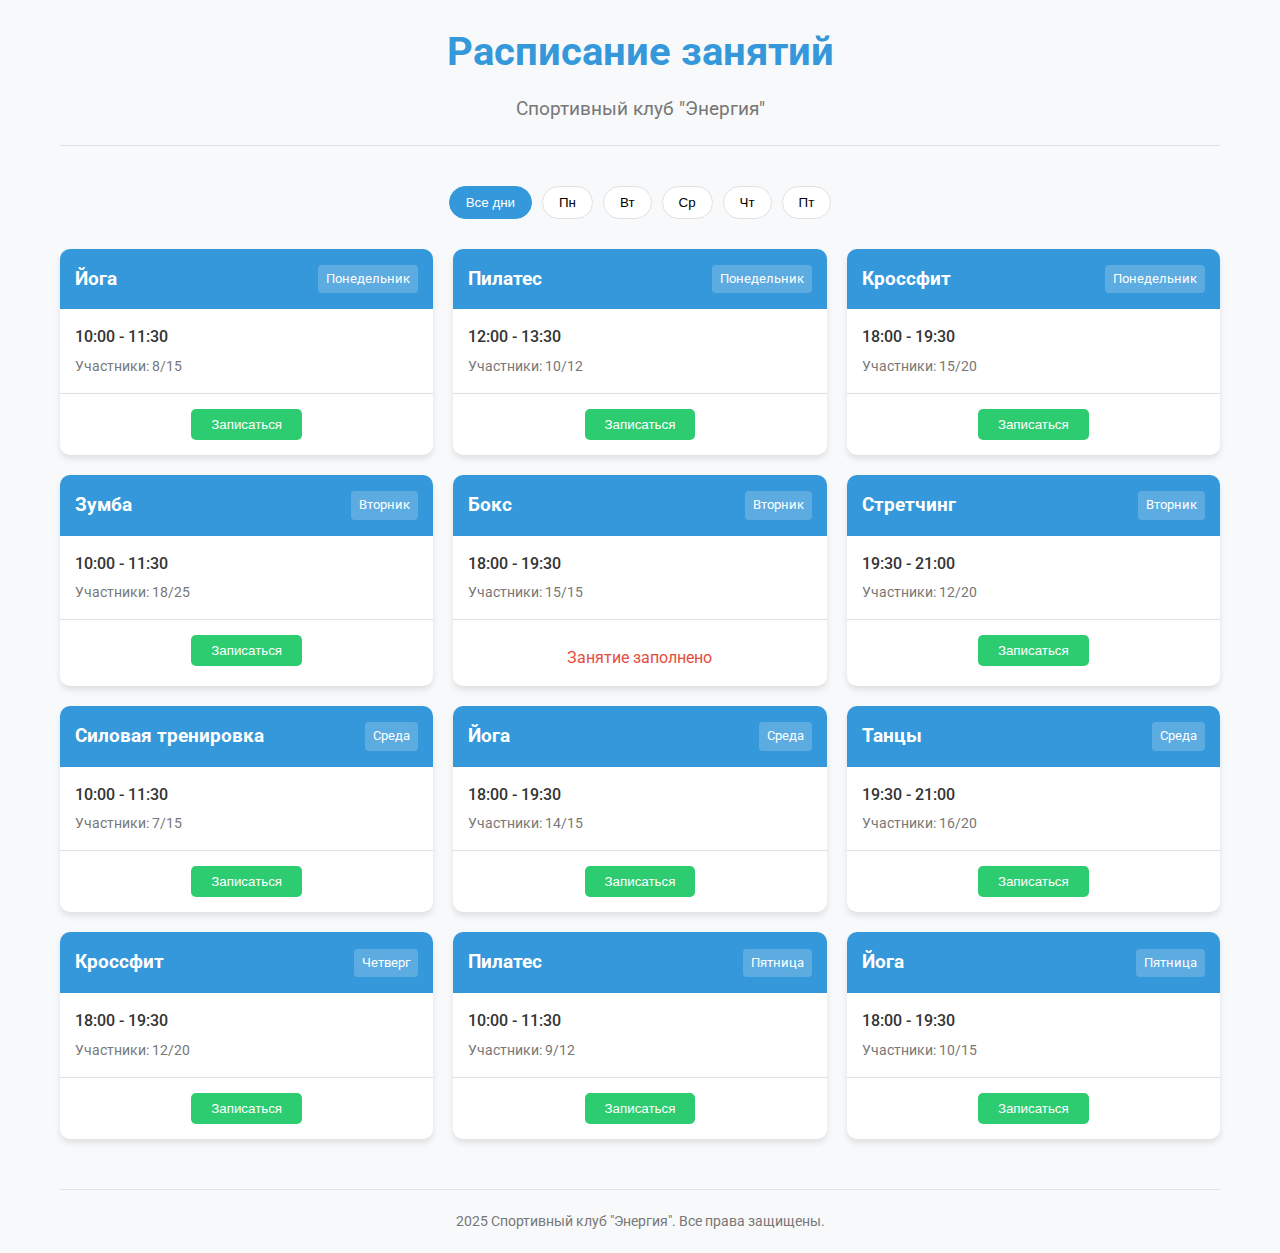
<file: HW_1/index.html>
<!DOCTYPE html>
<html lang="ru">
<head>
    <meta charset="UTF-8">
    <meta name="viewport" content="width=device-width, initial-scale=1.0">
    <link rel="stylesheet" href="style.css">
    <title>Расписание занятий спортивного клуба</title>
    <link rel="preconnect" href="https://fonts.googleapis.com">
    <link rel="preconnect" href="https://fonts.gstatic.com" crossorigin>
    <link href="https://fonts.googleapis.com/css2?family=Roboto:wght@300;400;500;700&display=swap" rel="stylesheet">
</head>
<body>
    <div class="container">
        <header>
            <h1>Расписание занятий</h1>
            <p class="subtitle">Спортивный клуб "Энергия"</p>
        </header>
        
        <main>
            <div class="schedule-filters">
                <div class="day-filter">
                    <button class="day-btn active" data-day="all">Все дни</button>
                    <button class="day-btn" data-day="Понедельник">Пн</button>
                    <button class="day-btn" data-day="Вторник">Вт</button>
                    <button class="day-btn" data-day="Среда">Ср</button>
                    <button class="day-btn" data-day="Четверг">Чт</button>
                    <button class="day-btn" data-day="Пятница">Пт</button>
                </div>
            </div>
            
            <div class="schedule-container" id="schedule-list">
                <!-- Здесь будут отображаться занятия из JSON -->
            </div>
        </main>
        
        <footer>
            <p> 2025 Спортивный клуб "Энергия". Все права защищены.</p>
        </footer>
    </div>
    
    <!-- Шаблон для карточки занятия -->
    <template id="class-template">
        <div class="class-card">
            <div class="class-header">
                <h3 class="class-name"></h3>
                <span class="class-day"></span>
            </div>
            <div class="class-info">
                <p class="class-time"></p>
                <p class="class-participants"></p>
            </div>
            <div class="class-actions">
                <button class="signup-btn">Записаться</button>
                <button class="cancel-btn" style="display: none;">Отменить запись</button>
                <p class="full-message" style="display: none; color: #e74c3c; margin-top: 10px;">Занятие заполнено</p>
            </div>
        </div>
    </template>
    
    <script src="script.js"></script>
</body>
</html>
</file>
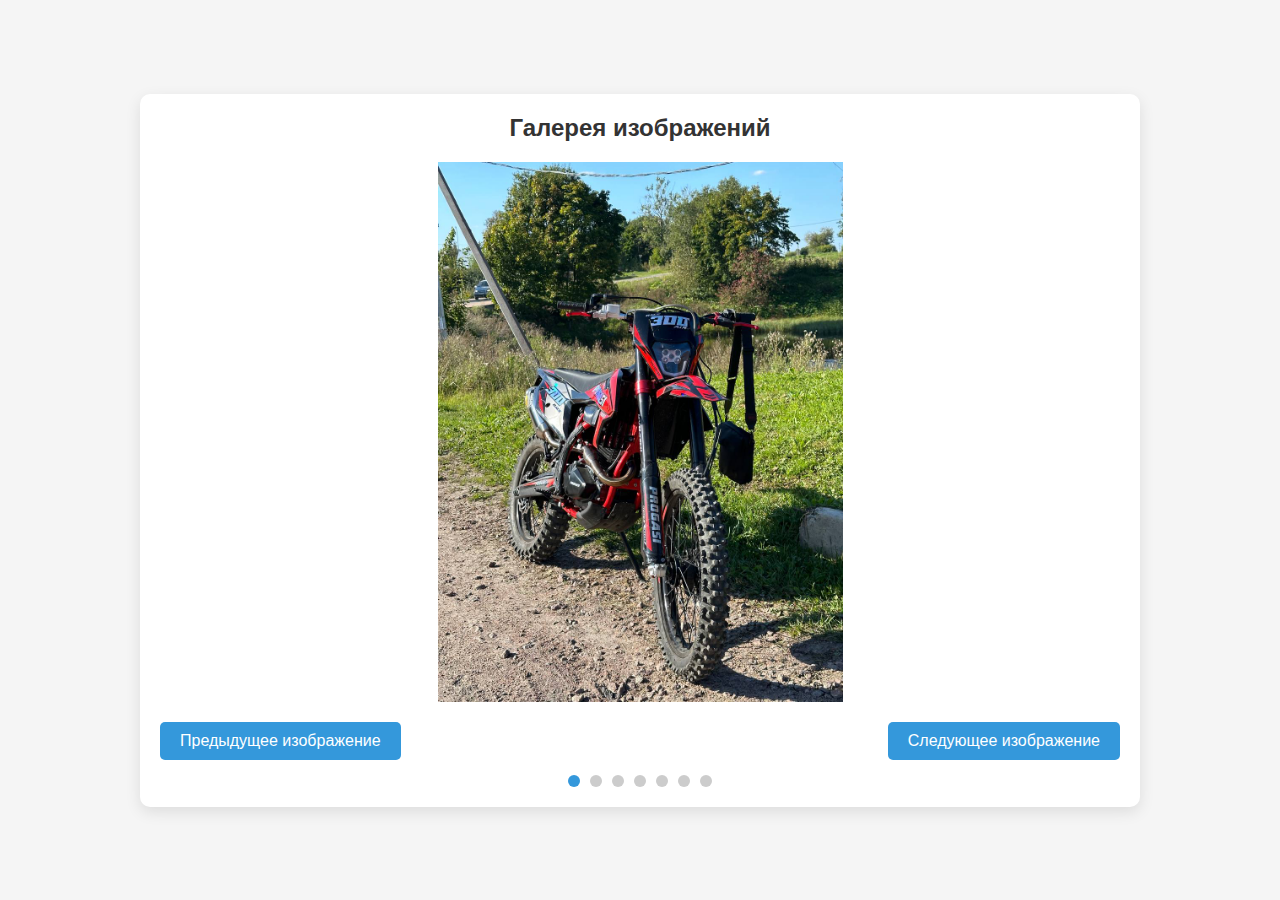
<file: HW_2/index.html>
<!DOCTYPE html>
<html lang="ru">
<head>
    <meta charset="UTF-8">
    <meta name="viewport" content="width=device-width, initial-scale=1.0">
    <title>Слайдер изображений</title>
    <link rel="stylesheet" href="styles.css">
</head>
<body>
    <div class="slider-container">
        <h1 class="slider-title">Галерея изображений</h1>
        
        <div class="slider-wrapper">
            <img src="images/5413353046345380814.jpg" alt="Изображение 1" class="slider-image active">
            <img src="images/5413353046345380815.jpg" alt="Изображение 2" class="slider-image">
            <img src="images/5413353046345380816.jpg" alt="Изображение 3" class="slider-image">
            <img src="images/5413353046345380817.jpg" alt="Изображение 4" class="slider-image">
            <img src="images/5413353046345380818.jpg" alt="Изображение 5" class="slider-image">
            <img src="images/5413353046345380924.jpg" alt="Изображение 5" class="slider-image">
            <img src="images/5413353046345380925.jpg" alt="Изображение 5" class="slider-image">
        </div>
        
        <div class="slider-controls">
            <button class="slider-btn prev-btn">Предыдущее изображение</button>
            <button class="slider-btn next-btn">Следующее изображение</button>
        </div>
        
        <div class="slider-dots">
            <div class="slider-dot active" data-index="0"></div>
            <div class="slider-dot" data-index="1"></div>
            <div class="slider-dot" data-index="2"></div>
            <div class="slider-dot" data-index="3"></div>
            <div class="slider-dot" data-index="4"></div>
            <div class="slider-dot" data-index="5"></div>
            <div class="slider-dot" data-index="6"></div>
        </div>
    </div>

    <script src="script.js"></script>
</body>
</html>
</file>
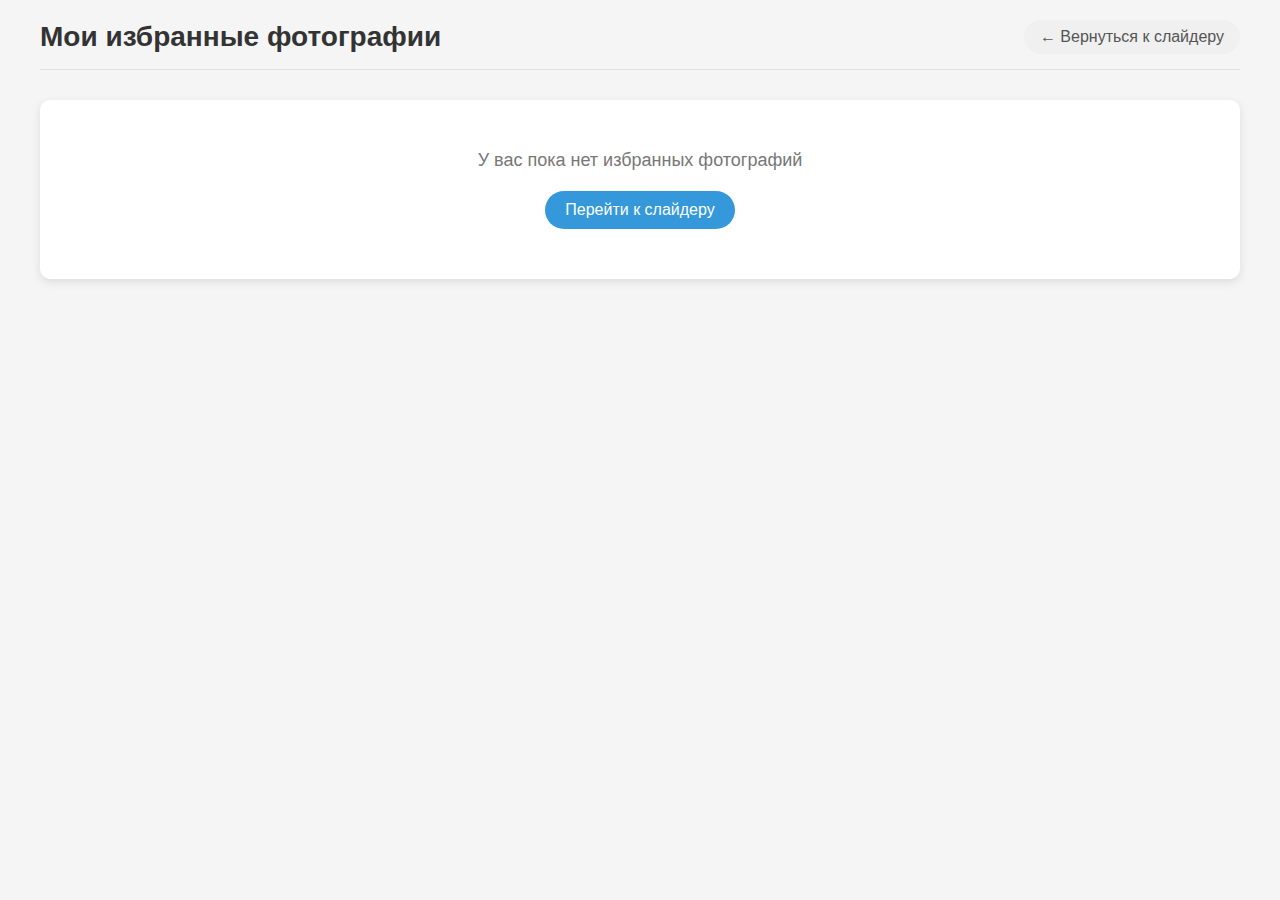
<file: HW_Certification/favorites.html>
<!DOCTYPE html>
<html lang="en">
<head>
    <meta charset="UTF-8">
    <meta name="viewport" content="width=device-width, initial-scale=1.0">
    <link rel="stylesheet" href="favorites.css">
    <title>Избранные фотографии Unsplash</title>
</head>
<body>
    <div class="container">
        <header>
            <h1>Мои избранные фотографии</h1>
            <a href="index.html" class="back-btn">← Вернуться к слайдеру</a>
        </header>
        
        <div class="favorites-container" id="favorites-container">
            <!-- Здесь будут отображаться избранные фотографии -->
            <div class="empty-message" id="empty-message">
                <p>У вас пока нет избранных фотографий</p>
                <a href="index.html" class="action-btn">Перейти к слайдеру</a>
            </div>
        </div>
        
        <template id="favorite-template">
            <div class="favorite-item">
                <div class="image-wrapper">
                    <img class="favorite-image" src="" alt="Избранное фото">
                    <button class="remove-btn">✕</button>
                </div>
                <div class="favorite-info">
                    <h3 class="photographer-name"></h3>
                    <div class="favorite-actions">
                        <a class="view-original" href="" target="_blank">Открыть оригинал</a>
                        <span class="like-date"></span>
                    </div>
                </div>
            </div>
        </template>
    </div>
    
    <script src="favorites.js"></script>
</body>
</html>
</file>
<file: HW_1/style.css>
/* Основные стили */
* {
    margin: 0;
    padding: 0;
    box-sizing: border-box;
}

:root {
    --primary-color: #3498db;
    --primary-dark: #2980b9;
    --secondary-color: #2ecc71;
    --secondary-dark: #27ae60;
    --text-color: #333;
    --light-text: #777;
    --light-bg: #f8f9fa;
    --border-color: #e0e0e0;
    --danger-color: #e74c3c;
    --warning-color: #f39c12;
    --card-shadow: 0 4px 6px rgba(0, 0, 0, 0.1);
    --hover-shadow: 0 6px 12px rgba(0, 0, 0, 0.15);
}

body {
    font-family: 'Roboto', sans-serif;
    line-height: 1.6;
    color: var(--text-color);
    background-color: var(--light-bg);
}

.container {
    max-width: 1200px;
    margin: 0 auto;
    padding: 20px;
}

/* Заголовок */
header {
    text-align: center;
    margin-bottom: 40px;
    padding-bottom: 20px;
    border-bottom: 1px solid var(--border-color);
}

h1 {
    font-size: 2.5rem;
    color: var(--primary-color);
    margin-bottom: 10px;
}

.subtitle {
    font-size: 1.2rem;
    color: var(--light-text);
}

/* Фильтры */
.schedule-filters {
    margin-bottom: 30px;
}

.day-filter {
    display: flex;
    justify-content: center;
    flex-wrap: wrap;
    gap: 10px;
    margin-bottom: 20px;
}

.day-btn {
    padding: 8px 16px;
    background-color: white;
    border: 1px solid var(--border-color);
    border-radius: 20px;
    cursor: pointer;
    font-weight: 500;
    transition: all 0.3s ease;
}

.day-btn:hover {
    background-color: var(--light-bg);
}

.day-btn.active {
    background-color: var(--primary-color);
    color: white;
    border-color: var(--primary-color);
}

/* Расписание занятий */
.schedule-container {
    display: grid;
    grid-template-columns: repeat(auto-fill, minmax(300px, 1fr));
    gap: 20px;
}

.class-card {
    background-color: white;
    border-radius: 10px;
    overflow: hidden;
    box-shadow: var(--card-shadow);
    transition: transform 0.3s ease, box-shadow 0.3s ease;
}

.class-card:hover {
    transform: translateY(-5px);
    box-shadow: var(--hover-shadow);
}

.class-header {
    padding: 15px;
    background-color: var(--primary-color);
    color: white;
    display: flex;
    justify-content: space-between;
    align-items: center;
}

.class-name {
    font-size: 1.2rem;
    margin: 0;
}

.class-day {
    background-color: rgba(255, 255, 255, 0.2);
    padding: 4px 8px;
    border-radius: 4px;
    font-size: 0.8rem;
}

.class-info {
    padding: 15px;
    border-bottom: 1px solid var(--border-color);
}

.class-time {
    font-weight: 500;
    margin-bottom: 5px;
}

.class-participants {
    color: var(--light-text);
    font-size: 0.9rem;
}

.class-actions {
    padding: 15px;
    display: flex;
    justify-content: center;
}

.signup-btn, .cancel-btn {
    padding: 8px 20px;
    border: none;
    border-radius: 5px;
    cursor: pointer;
    font-weight: 500;
    transition: background-color 0.3s ease;
}

.signup-btn {
    background-color: var(--secondary-color);
    color: white;
}

.signup-btn:hover {
    background-color: var(--secondary-dark);
}

.signup-btn:disabled {
    background-color: var(--light-text);
    cursor: not-allowed;
}

.cancel-btn {
    background-color: var(--danger-color);
    color: white;
}

.cancel-btn:hover {
    background-color: #c0392b;
}

/* Полные занятия */
.class-card.full .class-header {
    background-color: var(--light-text);
}

.class-card.full .class-participants {
    color: var(--danger-color);
    font-weight: 500;
}

/* Футер */
footer {
    margin-top: 50px;
    text-align: center;
    padding-top: 20px;
    border-top: 1px solid var(--border-color);
    color: var(--light-text);
    font-size: 0.9rem;
}

/* Адаптивный дизайн */
@media (max-width: 768px) {
    .schedule-container {
        grid-template-columns: repeat(auto-fill, minmax(250px, 1fr));
    }
    
    h1 {
        font-size: 2rem;
    }
}

@media (max-width: 480px) {
    .schedule-container {
        grid-template-columns: 1fr;
    }
    
    .day-filter {
        flex-wrap: nowrap;
        overflow-x: auto;
        padding-bottom: 10px;
    }
    
    .day-btn {
        flex-shrink: 0;
    }
}
</file>
<file: HW_2/styles.css>
* {
    margin: 0;
    padding: 0;
    box-sizing: border-box;
}

body {
    font-family: 'Arial', sans-serif;
    background-color: #f5f5f5;
    display: flex;
    justify-content: center;
    align-items: center;
    min-height: 100vh;
    padding: 20px;
}

.slider-container {
    width: 100%;
    max-width: 1000px;
    background-color: white;
    border-radius: 10px;
    box-shadow: 0 5px 15px rgba(0, 0, 0, 0.1);
    padding: 20px;
    position: relative;
}

.slider-title {
    text-align: center;
    margin-bottom: 20px;
    color: #333;
    font-size: 24px;
}

.slider-wrapper {
    position: relative;
    overflow: hidden;
    border-radius: 8px;
    aspect-ratio: 16/9;
}

.slider-image {
    width: 100%;
    height: 100%;
    object-fit: contain;
    display: none;
}

.slider-image.active {
    display: block;
    animation: fadeIn 0.5s ease-in-out;
}

@keyframes fadeIn {
    from { opacity: 0; }
    to { opacity: 1; }
}

.slider-controls {
    display: flex;
    justify-content: space-between;
    margin-top: 20px;
}

.slider-btn {
    background-color: #3498db;
    color: white;
    border: none;
    padding: 10px 20px;
    border-radius: 5px;
    cursor: pointer;
    font-size: 16px;
    transition: background-color 0.3s;
}

.slider-btn:hover {
    background-color: #2980b9;
}

.slider-dots {
    display: flex;
    justify-content: center;
    margin-top: 15px;
    gap: 10px;
}

.slider-dot {
    width: 12px;
    height: 12px;
    background-color: #ccc;
    border-radius: 50%;
    cursor: pointer;
    transition: background-color 0.3s;
}

.slider-dot.active {
    background-color: #3498db;
}

@media (max-width: 768px) {
    .slider-container {
        padding: 15px;
    }
    
    .slider-btn {
        padding: 8px 15px;
        font-size: 14px;
    }
    
    .slider-title {
        font-size: 20px;
    }
}
</file>
<file: HW_Certification/favorites.css>
* {
    margin: 0;
    padding: 0;
    box-sizing: border-box;
}

body {
    font-family: 'Arial', sans-serif;
    background-color: #f5f5f5;
    color: #333;
    min-height: 100vh;
    padding: 20px;
}

.container {
    max-width: 1200px;
    margin: 0 auto;
}

header {
    display: flex;
    justify-content: space-between;
    align-items: center;
    margin-bottom: 30px;
    padding-bottom: 15px;
    border-bottom: 1px solid #e0e0e0;
}

h1 {
    color: #333;
    font-size: 28px;
}

.back-btn {
    text-decoration: none;
    color: #555;
    font-weight: 500;
    padding: 8px 16px;
    border-radius: 20px;
    background-color: #f0f0f0;
    transition: all 0.3s ease;
}

.back-btn:hover {
    background-color: #e0e0e0;
    color: #333;
}

.favorites-container {
    display: grid;
    grid-template-columns: repeat(auto-fill, minmax(300px, 1fr));
    gap: 25px;
}

.favorite-item {
    background-color: white;
    border-radius: 10px;
    overflow: hidden;
    box-shadow: 0 3px 10px rgba(0, 0, 0, 0.1);
}

.image-wrapper {
    position: relative;
    height: 200px;
}

.favorite-image {
    width: 100%;
    height: 100%;
    object-fit: cover;
}

.remove-btn {
    position: absolute;
    top: 10px;
    right: 10px;
    width: 30px;
    height: 30px;
    border-radius: 50%;
    background-color: rgba(255, 255, 255, 0.8);
    border: none;
    display: flex;
    justify-content: center;
    align-items: center;
    cursor: pointer;
    font-size: 16px;
    color: #ff4757;
    opacity: 0;
    transition: opacity 0.3s ease, transform 0.2s ease;
}

.image-wrapper:hover .remove-btn {
    opacity: 1;
}

.remove-btn:hover {
    background-color: rgba(255, 255, 255, 1);
    transform: scale(1.1);
}

.remove-btn:active {
    transform: scale(0.95);
}

.favorite-info {
    padding: 15px;
}

.photographer-name {
    font-size: 16px;
    margin-bottom: 10px;
}

.favorite-actions {
    display: flex;
    justify-content: space-between;
    align-items: center;
    font-size: 14px;
}

.view-original {
    display: inline-block;
    padding: 8px 16px;
    background-color: transparent;
    color: #4285f4;
    text-decoration: none;
    border: 2px solid #4285f4;
    border-radius: 4px;
    font-weight: 500;
    transition: all 0.3s ease;
    margin-top: 10px;
    position: relative;
    overflow: hidden;
    z-index: 1;
}

.view-original:before {
    content: "";
    position: absolute;
    left: 0;
    top: 0;
    width: 0;
    height: 100%;
    background-color: #4285f4;
    transition: width 0.3s ease;
    z-index: -1;
}

.view-original:hover {
    color: white;
}

.view-original:hover:before {
    width: 100%;
}

.like-date {
    color: #777;
    font-size: 12px;
}

.empty-message {
    grid-column: 1 / -1;
    text-align: center;
    padding: 50px 20px;
    background-color: white;
    border-radius: 10px;
    box-shadow: 0 3px 10px rgba(0, 0, 0, 0.1);
}

.empty-message p {
    font-size: 18px;
    color: #777;
    margin-bottom: 20px;
}

.action-btn {
    display: inline-block;
    text-decoration: none;
    color: white;
    background-color: #3498db;
    padding: 10px 20px;
    border-radius: 20px;
    font-weight: 500;
    transition: background-color 0.3s ease;
}

.action-btn:hover {
    background-color: #2980b9;
}

@media (max-width: 768px) {
    header {
        flex-direction: column;
        align-items: flex-start;
        gap: 15px;
    }
    
    .favorites-container {
        grid-template-columns: repeat(auto-fill, minmax(250px, 1fr));
    }
}

@media (max-width: 480px) {
    .favorites-container {
        grid-template-columns: 1fr;
    }
}
</file>
